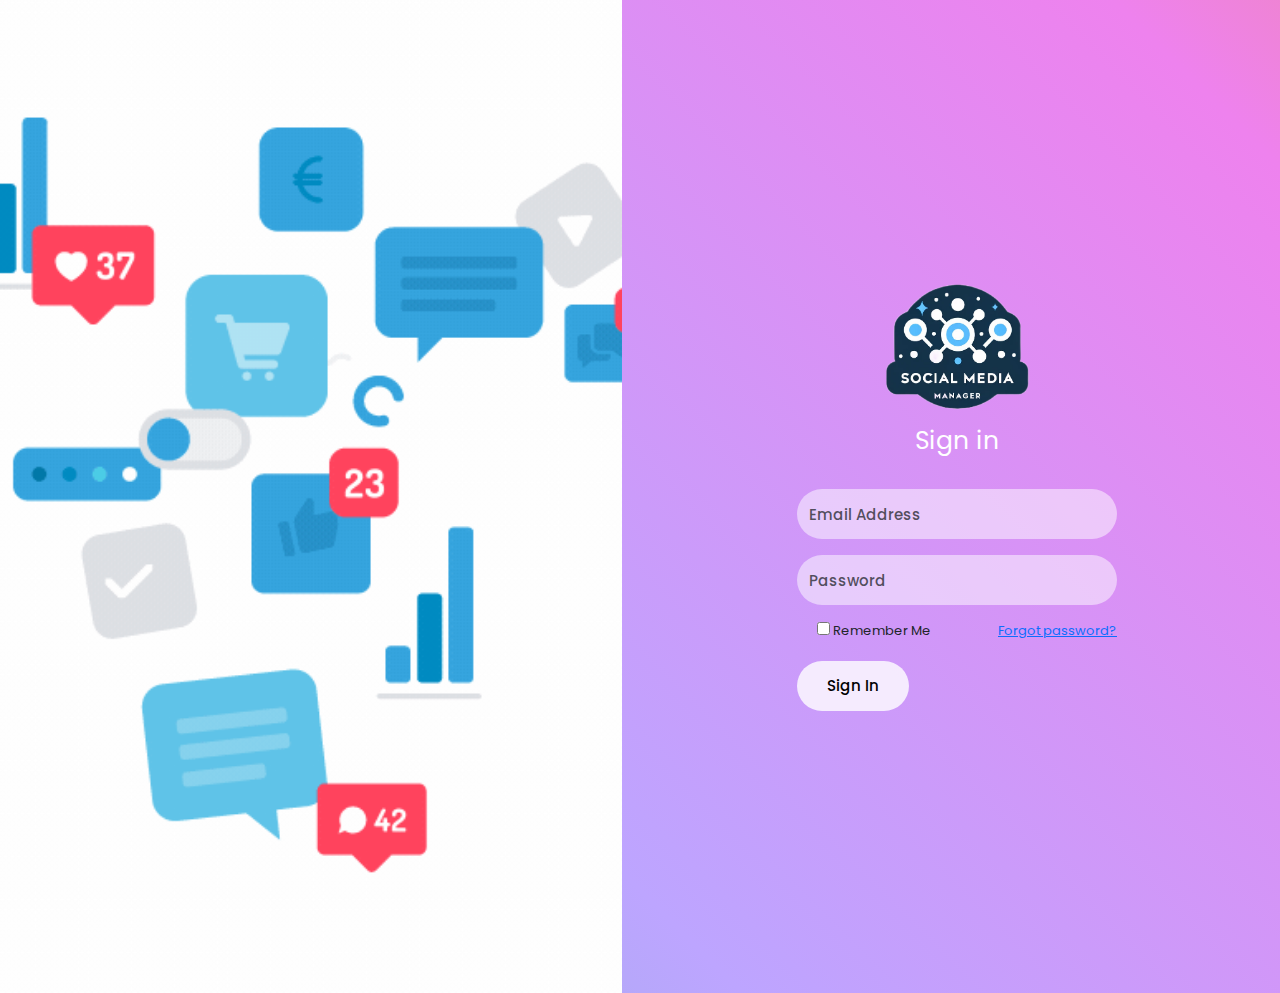
<file: login.html>
<!doctype html>
<html lang="en">

<head>
    <meta charset="utf-8">
    <meta name="viewport" content="width=device-width, initial-scale=1">
    <title>Login Page</title>
    <link rel="shortcut icon" href="favicon.ico" type="image/x-icon">
    <!-- Bootsrap CSS -->
    <link href="https://cdn.jsdelivr.net/npm/bootstrap@5.3.3/dist/css/bootstrap.min.css" rel="stylesheet"
        integrity="sha384-QWTKZyjpPEjISv5WaRU9OFeRpok6YctnYmDr5pNlyT2bRjXh0JMhjY6hW+ALEwIH" crossorigin="anonymous">
    <!-- CSS -->
    <link rel="stylesheet" href="startupStyles.css">
    <link rel="icon" href="Socials/mini.ico" type="image/x-icon">
</head>

<body>
    <div class="container-fluid">
        <div class="row">

            <div class="col-md-6">
                <img src="Gifs/interactions.gif" class="img-fluid" alt="Image">
            </div>

            <div class="col-md-6 d-flex align-items-center justify-content-center">
                <form id="login-form">
                    <div class="top">
                        <a href="index.html"><img src="Socials/logo.png" class="img-fluid" id="loginlogo"></a>
                        <header>Sign in</header>
                    </div>
                    <div class="mb-3">
                        <!--<label for="exampleInputEmail1" class="form-label">Email Address</label>-->
                        <input type="email" class="form-control" id="exampleInputEmail1" aria-describedby="emailHelp"
                            placeholder="Email Address">
                        <!--<div id="emailHelp" class="form-text">We'll never share your email with anyone else.</div>-->
                    </div>
                    <div class="mb-3">
                        <!--<label for="exampleInputPassword1" class="form-label">Password</label>-->
                        <input type="password" class="form-control" id="exampleInputPassword1" placeholder="Password">
                    </div>
                    <div class="two-col" style="width: 320px;">
                        <div class="mb-3 form-check">
                            <input type="checkbox" id="login-check">
                            <label class="login-check" for="exampleCheck1">Remember Me</label>
                        </div>
                        <div class="two">
                            <label><a href="#">Forgot password?</a></label>
                        </div>
                    </div>
                    <button type="submit" class="submit">Sign In</button>
                </form>
            </div>
        </div>

        <script src="https://cdn.jsdelivr.net/npm/bootstrap@5.3.3/dist/js/bootstrap.bundle.min.js"
            integrity="sha384-YvpcrYf0tY3lHB60NNkmXc5s9fDVZLESaAA55NDzOxhy9GkcIdslK1eN7N6jIeHz"
            crossorigin="anonymous"></script>
</body>

</html>
</file>
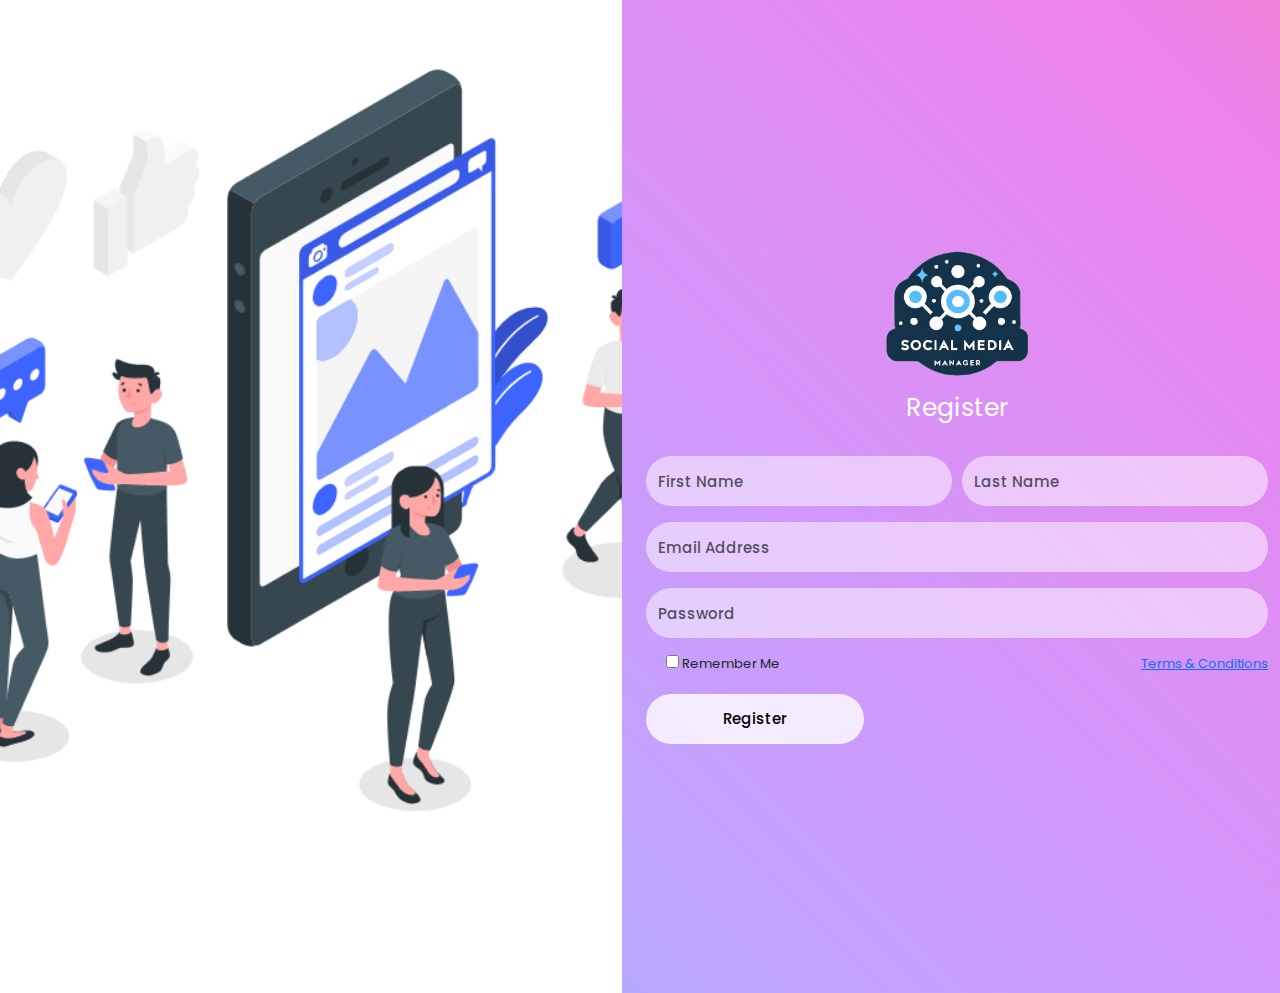
<file: register.html>
<!doctype html>
<html lang="en">

<head>
    <meta charset="utf-8">
    <meta name="viewport" content="width=device-width, initial-scale=1">
    <title>Registration Page</title>
    <link rel="shortcut icon" href="favicon.ico" type="image/x-icon">
    <!-- Bootsrap CSS -->
    <link href="https://cdn.jsdelivr.net/npm/bootstrap@5.3.3/dist/css/bootstrap.min.css" rel="stylesheet"
        integrity="sha384-QWTKZyjpPEjISv5WaRU9OFeRpok6YctnYmDr5pNlyT2bRjXh0JMhjY6hW+ALEwIH" crossorigin="anonymous">
    <!-- CSS -->
    <link rel="stylesheet" href="startupStyles.css">
    <link rel="icon" href="Socials/mini.ico" type="image/x-icon">
</head>

<body>
    <div class="container-fluid">
        <div class="row">

            <div class="col-md-6">
                <img src="Gifs/people.gif" class="img-fluid" alt="Image">
            </div>

            <div class="col-md-6 d-flex align-items-center justify-content-center">
                <form id="register-form">
                    <div class="top">
                        <a href="index.html"><img src="Socials/logo.png" class="img-fluid" id="loginlogo"></a>
                        <header>Register</header>
                    </div>
                    <div class="two-forms">
                        <div class="mb-3">
                            <input type="text" class="form-control" placeholder="First Name">
                        </div>
                        <div class="mb-3">
                            <input type="text" class="form-control" placeholder="Last Name">
                        </div>
                    </div>
                    <div class="mb-3">
                        <!--<label for="exampleInputEmail1" class="form-label">Email Address</label>-->
                        <input type="email" class="form-control" id="exampleInputEmail1" aria-describedby="emailHelp"
                            placeholder="Email Address">
                        <!--<div id="emailHelp" class="form-text">We'll never share your email with anyone else.</div>-->
                    </div>
                    <div class="mb-3">
                        <!--<label for="exampleInputPassword1" class="form-label">Password</label>-->
                        <input type="password" class="form-control" id="exampleInputPassword1" placeholder="Password">
                    </div>
                    <div class="two-col">
                        <div class="mb-3 form-check">
                            <input type="checkbox" id="login-check">
                            <label class="login-check" for="exampleCheck1">Remember Me</label>
                        </div>
                        <div class="two">
                            <label><a href="#">Terms & Conditions</a></label>
                        </div>
                    </div>
                    <button type="submit" onclick="redirectToSocials(event)" class="submit">Register</button>
                </form>
            </div>
        </div>

        <script src="https://cdn.jsdelivr.net/npm/bootstrap@5.3.3/dist/js/bootstrap.bundle.min.js"
            integrity="sha384-YvpcrYf0tY3lHB60NNkmXc5s9fDVZLESaAA55NDzOxhy9GkcIdslK1eN7N6jIeHz"
            crossorigin="anonymous"></script>
</body>

</html>
</file>
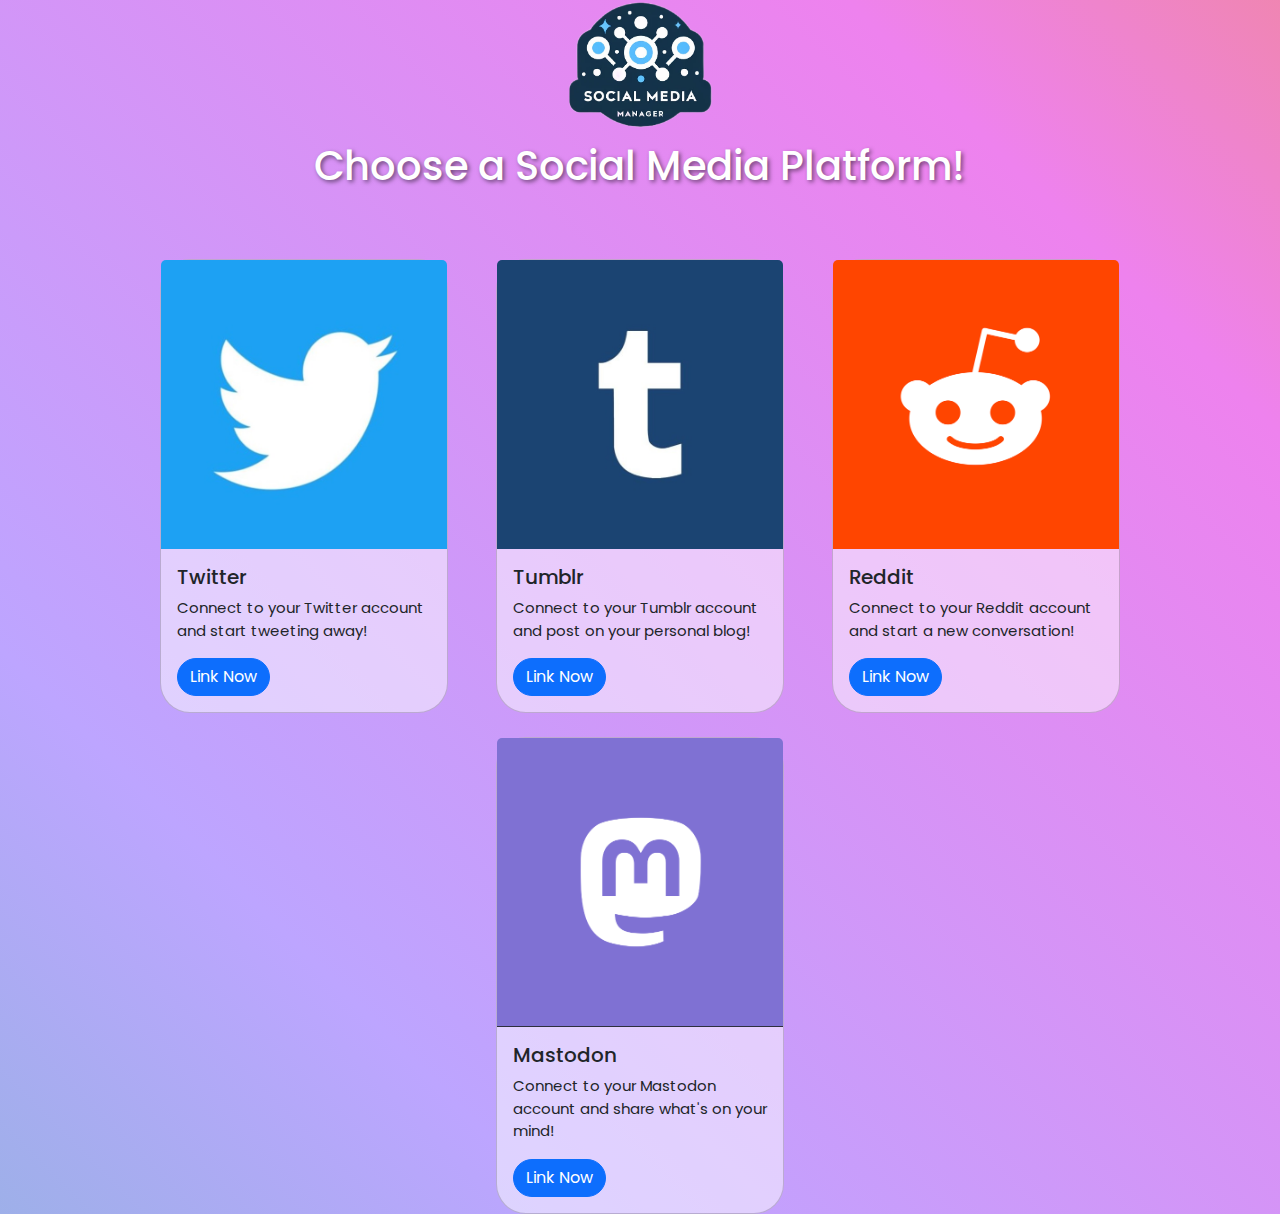
<file: socials.html>
<!doctype html>
<html lang="en">

<head>
    <meta charset="utf-8">
    <meta name="viewport" content="width=device-width, initial-scale=1">
    <title>Socials Page</title>
    <link rel="shortcut icon" href="favicon.ico" type="image/x-icon">
    <!-- Bootsrap CSS -->
    <link href="https://cdn.jsdelivr.net/npm/bootstrap@5.3.3/dist/css/bootstrap.min.css" rel="stylesheet"
        integrity="sha384-QWTKZyjpPEjISv5WaRU9OFeRpok6YctnYmDr5pNlyT2bRjXh0JMhjY6hW+ALEwIH" crossorigin="anonymous">
    <!-- CSS -->
    <link rel="stylesheet" href="socials.css">
    <link rel="icon" href="Socials/mini.ico" type="image/x-icon">
</head>

<body>
    <div class="container-fluid">
        <div class="row justify-content-center">
            <div id="text" class="col-12 text-center mb-4">
                <a href="index.html"><img src="Socials/logo.png" class="img-fluid" id="loginlogo"></a>
                <h1>Choose a Social Media Platform!</h1>
            </div>
        </div>
        <div class="container-fluid flex-wrap d-flex justify-content-center">
            <div class="card mx-4 mt-4" style="width: 18rem;">
                <img src="Socials/twitter.jpg" class="card-img-top" alt="...">
                <div class="card-body">
                    <h5 class="card-title">Twitter</h5>
                    <p class="card-text">Connect to your Twitter account and start tweeting away!</p>
                    <a href="#" class="btn btn-primary">Link Now</a>
                </div>
            </div>
            <div class="card mx-4 mt-4" style="width: 18rem;">
                <img src="Socials/tumblr.jpg" class="card-img-top" alt="...">
                <div class="card-body">
                    <h5 class="card-title">Tumblr</h5>
                    <p class="card-text">Connect to your Tumblr account and post on your personal blog!</p>
                    <a href="#" class="btn btn-primary">Link Now</a>
                </div>
            </div>
            <div class="card mx-4 mt-4" style="width: 18rem;">
                <img src="Socials/reddit.png" class="card-img-top" alt="...">
                <div class="card-body">
                    <h5 class="card-title">Reddit</h5>
                    <p class="card-text">Connect to your Reddit account and start a new conversation!</p>
                    <a href="#" class="btn btn-primary">Link Now</a>
                </div>
            </div>
            <div class="card mx-4 mt-4" style="width: 18rem;">
                <img src="Socials/mastodon.png" class="card-img-top" alt="...">
                <div class="card-body">
                    <h5 class="card-title">Mastodon</h5>
                    <p class="card-text">Connect to your Mastodon account and share what's on your mind! </p>
                    <a href="#" class="btn btn-primary">Link Now</a>
                </div>
            </div>
        </div>
</body>


<script src="https://cdn.jsdelivr.net/npm/bootstrap@5.3.3/dist/js/bootstrap.bundle.min.js"
    integrity="sha384-YvpcrYf0tY3lHB60NNkmXc5s9fDVZLESaAA55NDzOxhy9GkcIdslK1eN7N6jIeHz"
    crossorigin="anonymous"></script>
</body>

</html>
</file>
<file: startupStyles.css>
@import url('https://fonts.googleapis.com/css2?family=Poppins:wght@400;500;600&display=swap');

body {
    font-family: 'Poppins', sans-serif;
    background: linear-gradient(45deg, #FFD700, #6ac1c5, #bda5ff, #EE82EE, #f48e21, #32CD32);
    background-size: 300% 300%;
    animation: color 12s ease-in-out infinite;
    overflow: hidden;
}

header {
    color: #fff;
    font-size: 25px;
    text-align: center;
    padding: 10px 0 30px 0;

}

.form-control {
    font-size: 15px;
    font-weight: 500;
    height: 50px;
    width: 100%;
    background: rgba(255, 255, 255, 0.5);
    border-radius: 30px;
    border: none;
}


.two-col {
    display: flex;
    justify-content: space-between;
    font-size: small;
    margin-top: 10px;
}

.submit {
    font-size: 15px;
    font-weight: 500;
    color: black;
    height: 50px;
    width: 35%;
    border: none;
    border-radius: 30px;
    background: rgba(255, 255, 255, 0.8);
}

.submit:hover {
    background: rgba(255, 255, 255, 0.5);
}

.col-md-6 img {
    width: 100%;
    height: 993px;
    object-fit: cover;
    overflow: hidden;
}

.container-fluid {
    padding-right: 50;
    padding-left: 0;
}

#loginlogo {
    width: 150px;
    height: 130px;
    display: block;
    margin: auto;
}

.two-forms {
    display: flex;
    gap: 10px;
}


@keyframes color {
    0% {
        background-position: 0 50%;
    }

    50% {
        background-position: 100% 50%;
    }

    100% {
        background-position: 0 50%;
    }
}

@media screen and (max-width: 770px) {
    .col-md-6 img {
        display: none;
    }
}
</file>
<file: socials.css>
@import url('https://fonts.googleapis.com/css2?family=Poppins:wght@400;500;600&display=swap');

body {
    font-family: 'Poppins', sans-serif;
    background: linear-gradient(45deg, #FFD700, #6ac1c5, #bda5ff, #EE82EE, #f48e21, #32CD32);
    background-size: 300% 300%;
    animation: color 12s ease-in-out infinite;
}

.btn {
    border-radius: 30px;
}

.card {
    font-size: 15px;
    background: rgba(255, 255, 255, 0.5);
    border-radius: 30px;
    transition: all 0.2s;
}

.card:hover {
    transform: scale(1.05)
}

h1 {
    font-size: 40px;
    line-height: 73px;
    color: #fff;
    text-shadow: 2px 2px 4px rgba(0, 0, 0, 0.5);
}

#loginlogo {
    width: 150px;
    height: 130px;
    display: block;
    margin: auto;
}


@keyframes color {
    0% {
        background-position: 0 50%;
    }

    50% {
        background-position: 100% 50%;
    }

    100% {
        background-position: 0 50%;
    }
}
</file>
